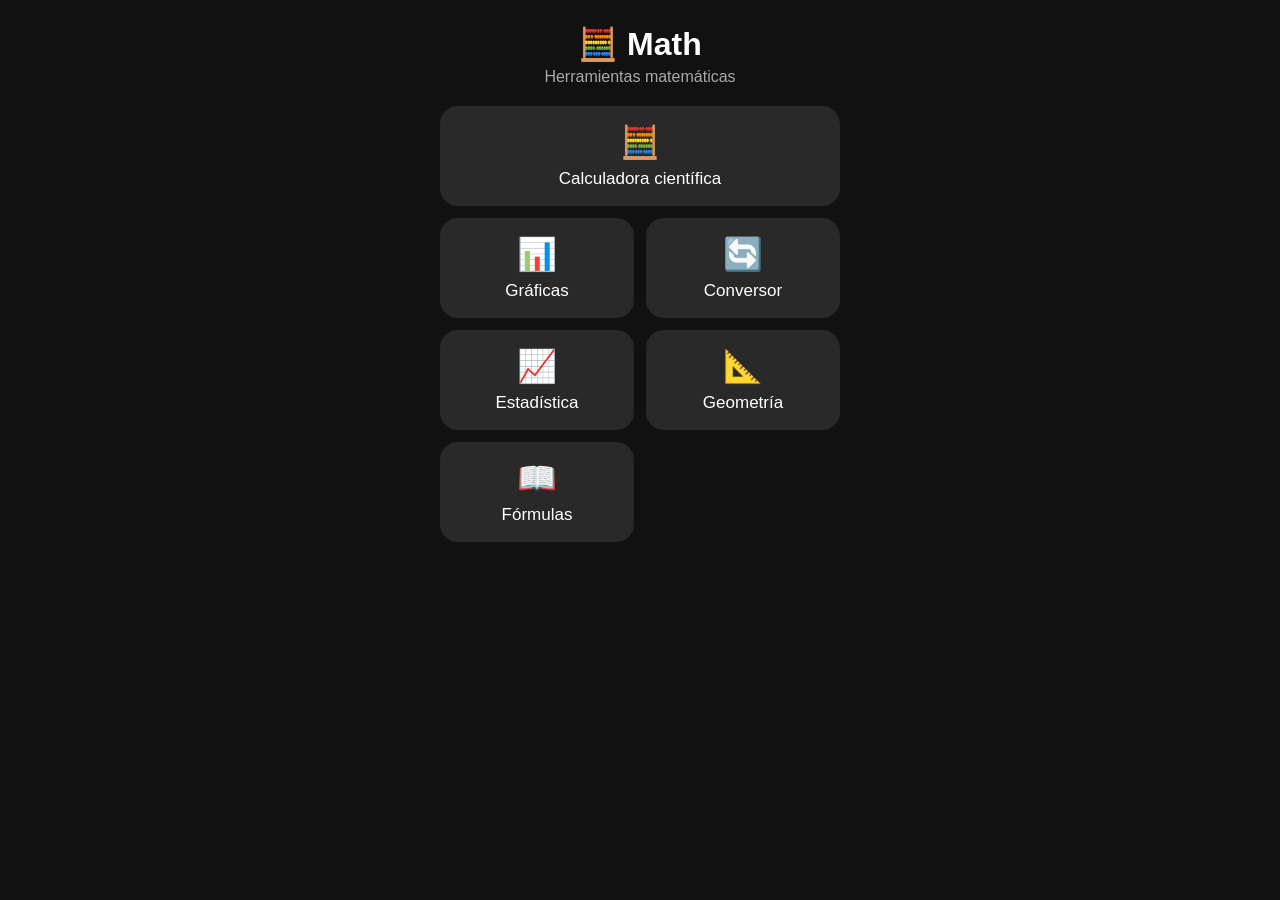
<file: index.html>
<!DOCTYPE html>
<html lang="es">
<head>
<meta charset="UTF-8">
<meta name="viewport" content="width=device-width, initial-scale=1.0">

<title>Math</title>

<style>

* {
    box-sizing: border-box;
}

body {
    margin: 0;
    background: #111;
    color: white;
    font-family: Arial, sans-serif;
    min-height: 100vh;
}

.app {
    width: 100%;
    max-width: 430px;
    margin: auto;
    padding: 15px;
}

h1 {
    text-align: center;
    margin: 10px 0 5px;
}

.subtitulo {
    text-align: center;
    color: #aaa;
    margin-bottom: 20px;
}

.menu {
    display: grid;
    grid-template-columns: repeat(2, 1fr);
    gap: 12px;
}

.menu button {
    min-height: 100px;
    border: none;
    border-radius: 18px;
    background: #292929;
    color: white;
    font-size: 17px;
    cursor: pointer;
}

.menu button:active {
    transform: scale(.97);
}

.menu .grande {
    grid-column: span 2;
}

.icono {
    display: block;
    font-size: 32px;
    margin-bottom: 8px;
}

.seccion {
    display: none;
}

.seccion.activa {
    display: block;
}

.boton-volver {
    width: 100%;
    margin-bottom: 12px;
    padding: 13px;
    border: none;
    border-radius: 12px;
    background: #292929;
    color: white;
    font-size: 16px;
}

.pantalla {
    background: #1c1c1c;
    border-radius: 15px;
    padding: 15px;
    margin-bottom: 10px;
    min-height: 110px;

    display: flex;
    flex-direction: column;
    justify-content: flex-end;

    overflow: hidden;
}

.operacion {
    color: #aaa;
    font-size: 18px;
    min-height: 25px;
    text-align: right;
    word-wrap: break-word;
}

.resultado {
    font-size: 32px;
    text-align: right;
    margin-top: 8px;
    word-wrap: break-word;
}

.modo {
    display: flex;
    gap: 8px;
    margin-bottom: 10px;
}

.modo button {
    flex: 1;
}

.botones {
    display: grid;
    grid-template-columns: repeat(4, 1fr);
    gap: 8px;
    margin-bottom: 10px;
}

button {
    border: none;
    border-radius: 12px;
    padding: 17px 5px;
    font-size: 17px;
    background: #292929;
    color: white;
    cursor: pointer;
}

button:active {
    transform: scale(.96);
}

.funcion {
    background: #383838;
}

.operador {
    background: #454545;
}

.igual {
    background: #555;
}

.limpiar {
    background: #713737;
}

.historial {
    margin-top: 15px;
    background: #1c1c1c;
    border-radius: 12px;
    padding: 12px;
}

.historial h2 {
    font-size: 17px;
    margin: 0 0 8px;
}

.item-historial {
    padding: 6px 0;
    border-bottom: 1px solid #333;
    font-size: 14px;
    color: #bbb;
}

.proximamente {
    text-align: center;
    background: #1c1c1c;
    border-radius: 18px;
    padding: 40px 20px;
}

.proximamente .icono {
    font-size: 50px;
}

.proximamente p {
    color: #aaa;
}

.grafica-panel {
    background: #1c1c1c;
    padding: 15px;
    border-radius: 15px;
    margin-bottom: 15px;
}

.grafica-panel label {
    display: block;
    margin-bottom: 8px;
}

.grafica-panel input {
    width: 100%;
    padding: 12px;
    border: none;
    border-radius: 10px;
    background: #292929;
    color: white;
    font-size: 16px;
    margin-bottom: 10px;
}

.grafica-panel button {
    width: 100%;
}

#canvasGrafica {
    display: block;
    width: 100%;
    height: auto;
    background: white;
    border-radius: 15px;
    touch-action: none;
    user-select: none;
    -webkit-user-select: none;
}

.grafica-pantalla-completa {
    position: relative;
    width: 100%;
}

.grafica-pantalla-completa.expandida {
    position: fixed;
    inset: 0;
    z-index: 9999;
    width: 100vw;
    height: 100vh;
    background: white;
    padding: 10px;
    box-sizing: border-box;
}

.grafica-pantalla-completa.expandida #canvasGrafica {
    width: 100%;
    height: calc(100vh - 20px);
    object-fit: contain;
}

.cerrar-grafica {
    position: absolute;
    top: 15px;
    right: 15px;
    z-index: 10000;
    width: 45px;
    height: 45px;
    border: none;
    border-radius: 50%;
    font-size: 22px;
    background: #222;
    color: white;
}

.boton-expandir {
    width: 100%;
    margin-top: 10px;
}

.coordenadas-grafica {
    margin-top: 8px;
    padding: 9px;
    background: #292929;
    color: #ccc;
    border-radius: 10px;
    text-align: center;
    font-size: 15px;
    font-family: Arial, sans-serif;
}
.funcion-item {
    display: flex;
    gap: 8px;
    margin-bottom: 8px;
}

.funcion-item input {
    flex: 1;
}

.eliminar-funcion {
    width: 45px !important;
    padding: 0 !important;
    background: #444 !important;
}
</style>
</head>


<body>

<div class="app">


<!-- =========================
     MENU PRINCIPAL
========================= -->

<div id="inicio" class="seccion activa">

    <h1>🧮 Math</h1>

    <div class="subtitulo">
        Herramientas matemáticas
    </div>

    <div class="menu">

        <button class="grande"
                onclick="mostrarSeccion('calculadora')">

            <span class="icono">🧮</span>

            Calculadora científica

        </button>


        <button onclick="mostrarSeccion('graficas')">

            <span class="icono">📊</span>

            Gráficas

        </button>


        <button
    onclick="window.location.href='Conversor/conversor.html'">
            <span class="icono">🔄</span>
          
     Conversor

        </button>

        <button onclick="window.location.href='Estadistica/estadistica.html'">

            <span class="icono">📈</span>

            Estadística

        </button>


        <button onclick="window.location.href='Geometria/geometria.html'">

            <span class="icono">📐</span>

            Geometría

        </button>


        <button onclick="window.location.href='Formulas/formulas.html'">

            <span class="icono">📖</span>

            Fórmulas

        </button>

    </div>

</div>



<!-- =========================
     CALCULADORA
========================= -->

<div id="calculadora" class="seccion">

    <button class="boton-volver"
            onclick="mostrarSeccion('inicio')">

        ← Volver al menú

    </button>


    <h1>🧮 Calculadora científica</h1>


    <div class="pantalla">

        <div class="operacion" id="operacion"></div>

        <div class="resultado" id="resultado">
            0
        </div>

    </div>


    <div class="modo">

        <button onclick="cambiarModo()" id="modoBtn">
            DEG
        </button>

        <button onclick="borrarTodo()" class="limpiar">
            AC
        </button>

    </div>


    <!-- MEMORIA -->

    <div class="botones">

        <button class="funcion"
                onclick="memoriaSumar()">
            M+
        </button>

        <button class="funcion"
                onclick="memoriaRestar()">
            M−
        </button>

        <button class="funcion"
                onclick="memoriaRecuperar()">
            MR
        </button>

        <button class="funcion"
                onclick="memoriaBorrar()">
            MC
        </button>

    </div>


    <!-- FUNCIONES -->

    <div class="botones">

        <button class="funcion"
                onclick="agregarFuncion('sin')">
            sin
        </button>

        <button class="funcion"
                onclick="agregarFuncion('cos')">
            cos
        </button>

        <button class="funcion"
                onclick="agregarFuncion('tan')">
            tan
        </button>

        <button class="funcion"
                onclick="agregarFuncion('sqrt')">
            √
        </button>


        <button class="funcion"
                onclick="agregarFuncion('asin')">
            sin⁻¹
        </button>

        <button class="funcion"
                onclick="agregarFuncion('acos')">
            cos⁻¹
        </button>

        <button class="funcion"
                onclick="agregarFuncion('atan')">
            tan⁻¹
        </button>

        <button class="funcion"
                onclick="agregar('^')">
            xʸ
        </button>


        <button class="funcion"
                onclick="agregarFuncion('log')">
            log
        </button>

        <button class="funcion"
                onclick="agregarFuncion('ln')">
            ln
        </button>

        <button class="funcion"
                onclick="agregar('π')">
            π
        </button>

        <button class="funcion"
                onclick="agregar('e')">
            e
        </button>


        <!-- NUMEROS -->

        <button onclick="agregar('7')">7</button>
        <button onclick="agregar('8')">8</button>
        <button onclick="agregar('9')">9</button>

        <button class="operador"
                onclick="agregar('/')">
            ÷
        </button>


        <button onclick="agregar('4')">4</button>
        <button onclick="agregar('5')">5</button>
        <button onclick="agregar('6')">6</button>

        <button class="operador"
                onclick="agregar('*')">
            ×
        </button>


        <button onclick="agregar('1')">1</button>
        <button onclick="agregar('2')">2</button>
        <button onclick="agregar('3')">3</button>

        <button class="operador"
                onclick="agregar('-')">
            −
        </button>


        <button onclick="agregar('0')">0</button>
        <button onclick="agregar('.')">.</button>
        <button onclick="agregar('(')">(</button>

        <button class="operador"
                onclick="agregar('+')">
            +
        </button>


        <button class="funcion"
                onclick="retroceder()">
            ⌫
        </button>

        <button class="funcion"
                onclick="cambiarSigno()">
            ±
        </button>

        <button class="funcion"
                onclick="cambiarFraccionDecimal()">
            S⇄D
        </button>

        <button class="igual"
                onclick="calcular()">
            =
        </button>

    </div>


    <!-- HISTORIAL -->

    <div class="historial">

        <h2>Historial</h2>

        <div id="listaHistorial">
            Sin operaciones todavía.
        </div>

    </div>

</div>



<!-- =========================
     GRAFICAS
========================= -->

<div id="graficas" class="seccion">

    <button class="boton-volver"
        onclick="mostrarSeccion('inicio')">

    ← Volver al menú

</button>

<h1>📊 Gráficas</h1>

<div class="grafica-panel">

    <label>
        Funciones:
    </label>

    <div id="listaFunciones">

        <div class="funcion-item">
            <input
                type="text"
                class="funcion-grafica"
                placeholder="Ejemplo: x^2"
                value="x^2"
            >

            <button
                class="eliminar-funcion"
                onclick="eliminarFuncion(this)">
                ✕
            </button>
        </div>

    </div>

    <button 
      onclick="agregarFuncionGrafica()">
    ＋ Agregar función
    </button>

    <button onclick="graficar()">
        📈 Graficar
    </button>

</div>

<div id="graficaPantallaCompleta"
     class="grafica-pantalla-completa">

    <button
        class="cerrar-grafica"
        onclick="cerrarPantallaCompleta()">
        ✕
    </button>

    <canvas
        id="canvasGrafica"
        width="800"
        height="800">
    </canvas>

    <div id="coordenadasGrafica" class="coordenadas-grafica">
        X: — | Y: —
    </div>

</div>

<div class="controles-grafica">

    <button onclick="centrarGrafica()">
        ⌂ Centrar
    </button>

    <button onclick="zoomGrafica(1.25)">
        🔍+
    </button>

    <button onclick="zoomGrafica(0.8)">
        🔍−
    </button>

</div>
<button
    class="boton-expandir"
    onclick="abrirPantallaCompleta()">

    ⛶ Pantalla completa

</button>
  <button onclick="limpiarGrafica()">
    🗑️ Limpiar
  </button>
</div>



<!-- =========================
     CONVERSOR
========================= -->

<div id="conversor" class="seccion">

    <button class="boton-volver"
            onclick="mostrarSeccion('inicio')">

        ← Volver al menú

    </button>

    <div class="proximamente">

        <div class="icono">🔄</div>

        <h2>Conversor</h2>

        <p>
            Longitud, masa, temperatura,
            velocidad y más.
        </p>

        <p>
            🚧 Próximamente
        </p>

    </div>

</div>



<!-- =========================
     ESTADISTICA
========================= -->

<div id="estadistica" class="seccion">

    <button class="boton-volver"
            onclick="mostrarSeccion('inicio')">

        ← Volver al menú

    </button>

    <div class="proximamente">

        <div class="icono">📈</div>

        <h2>Estadística</h2>

        <p>
            Media, mediana, moda,
            desviación estándar y más.
        </p>

        <p>
            🚧 Próximamente
        </p>

    </div>

</div>



<!-- =========================
     GEOMETRIA
========================= -->

<div id="geometria" class="seccion">

    <button class="boton-volver"
            onclick="mostrarSeccion('inicio')">

        ← Volver al menú

    </button>

    <div class="proximamente">

        <div class="icono">📐</div>

        <h2>Geometría</h2>

        <p>
            Áreas, perímetros, volúmenes
            y fórmulas geométricas.
        </p>

        <p>
            🚧 Próximamente
        </p>

    </div>

</div>



<!-- =========================
     FORMULAS
========================= -->

<div id="formulas" class="seccion">

    <button class="boton-volver"
            onclick="mostrarSeccion('inicio')">

        ← Volver al menú

    </button>

    <div class="proximamente">

        <div class="icono">📖</div>

        <h2>Fórmulas</h2>

        <p>
            Un catálogo de fórmulas
            matemáticas y físicas.
        </p>

        <p>
            🚧 Próximamente
        </p>

    </div>

</div>


</div>


<script>


/* =========================
   NAVEGACION
========================= */

function mostrarSeccion(id) {

    document
        .querySelectorAll(".seccion")
        .forEach(seccion => {

            seccion.classList.remove("activa");

        });


    document
        .getElementById(id)
        .classList.add("activa");

}



/* =========================
   VARIABLES
========================= */

let expresion = "";

let modo = "DEG";

let historial = [];

let memoria = 0;

let ultimoResultado = 0;

let mostrandoFraccion = false;



const operacionTexto =
    document.getElementById("operacion");

const resultadoTexto =
    document.getElementById("resultado");

const modoBtn =
    document.getElementById("modoBtn");

const listaHistorial =
    document.getElementById("listaHistorial");



/* =========================
   PANTALLA
========================= */

function actualizarPantalla() {

    operacionTexto.textContent =
        expresion;

}



/* =========================
   AGREGAR
========================= */

function agregar(valor) {

    expresion += valor;

    actualizarPantalla();

}



/* =========================
   FUNCIONES
========================= */

function agregarFuncion(funcion) {

    expresion += funcion + "(";

    actualizarPantalla();

}



/* =========================
   BORRAR
========================= */

function borrarTodo() {

    expresion = "";

    resultadoTexto.textContent = "0";

    actualizarPantalla();

}



/* =========================
   RETROCEDER
========================= */

function retroceder() {

    expresion =
        expresion.slice(0, -1);

    actualizarPantalla();

}



/* =========================
   DEG / RAD
========================= */

function cambiarModo() {

    if (modo === "DEG") {

        modo = "RAD";

    } else {

        modo = "DEG";

    }

    modoBtn.textContent = modo;

}



/* =========================
   MEMORIA
========================= */

function memoriaSumar() {

    memoria += ultimoResultado;

}

function memoriaRestar() {

    memoria -= ultimoResultado;

}

function memoriaRecuperar() {

    expresion += memoria;

    actualizarPantalla();

}

function memoriaBorrar() {

    memoria = 0;

}



/* =========================
   ANS
========================= */

function usarAns() {

    expresion += ultimoResultado;

    actualizarPantalla();

}



/* =========================
   CAMBIAR SIGNO
========================= */

function cambiarSigno() {

    if (expresion === "") {

        expresion = "-";

    } else {

        expresion =
            "-(" + expresion + ")";

    }

    actualizarPantalla();

}



/* =========================
   FACTORIAL
========================= */

function factorial(n) {

    if (
        n < 0 ||
        !Number.isInteger(n)
    ) {

        throw new Error(
            "Factorial inválido"
        );

    }

    let resultado = 1;

    for (
        let i = 2;
        i <= n;
        i++
    ) {

        resultado *= i;

    }

    return resultado;

}



/* =========================
   CERRAR PARENTESIS
========================= */

function cerrarParentesis(expr) {

    let abiertos =
        (expr.match(/\(/g) || []).length;

    let cerrados =
        (expr.match(/\)/g) || []).length;

    if (abiertos > cerrados) {

        expr += ")".repeat(
            abiertos - cerrados
        );

    }

    return expr;

}



/* =========================
   MULTIPLICACION IMPLICITA
========================= */

function agregarMultiplicaciones(expr) {

    expr = expr.replace(
        /(\d|\))\(/g,
        "$1*("
    );

    expr = expr.replace(
        /\)(\d)/g,
        ")*$1"
    );

    expr = expr.replace(
        /(\d)π/g,
        "$1*π"
    );

    expr = expr.replace(
        /π(\d)/g,
        "π*$1"
    );

    expr = expr.replace(
        /(\d)(sin|cos|tan|asin|acos|atan|sqrt|log|ln)\(/g,
        "$1*$2("
    );

    expr = expr.replace(
        /\)(sin|cos|tan|asin|acos|atan|sqrt|log|ln)\(/g,
        ")*$1("
    );

    return expr;

}



/* =========================
   PREPARAR EXPRESION
========================= */

function prepararExpresion(expr) {

    expr = expr.replace(
        /π/g,
        "Math.PI"
    );

    expr = expr.replace(
        /\be\b/g,
        "Math.E"
    );


    expr = expr.replace(
        /sqrt\(/g,
        "Math.sqrt("
    );


    expr = expr.replace(
        /log\(/g,
        "Math.log10("
    );

    expr = expr.replace(
        /ln\(/g,
        "Math.log("
    );


    if (modo === "DEG") {

        expr = expr.replace(
            /sin\(/g,
            "sindeg("
        );

        expr = expr.replace(
            /cos\(/g,
            "cosdeg("
        );

        expr = expr.replace(
            /tan\(/g,
            "tandeg("
        );


        expr = expr.replace(
            /asin\(/g,
            "asindeg("
        );

        expr = expr.replace(
            /acos\(/g,
            "acosdeg("
        );

        expr = expr.replace(
            /atan\(/g,
            "atandeg("
        );

    } else {

        expr = expr.replace(
            /sin\(/g,
            "Math.sin("
        );

        expr = expr.replace(
            /cos\(/g,
            "Math.cos("
        );

        expr = expr.replace(
            /tan\(/g,
            "Math.tan("
        );


        expr = expr.replace(
            /asin\(/g,
            "Math.asin("
        );

        expr = expr.replace(
            /acos\(/g,
            "Math.acos("
        );

        expr = expr.replace(
            /atan\(/g,
            "Math.atan("
        );

    }


    expr = expr.replace(
        /\^/g,
        "**"
    );


    return expr;

}



/* =========================
   CALCULAR
========================= */

function calcular() {

    if (expresion === "") {

        return;

    }


    try {

        let expresionCompleta =
            cerrarParentesis(expresion);


        expresionCompleta =
            agregarMultiplicaciones(
                expresionCompleta
            );


        let preparada =
            prepararExpresion(
                expresionCompleta
            );


        preparada =
            preparada.replace(
                /(\d+(?:\.\d+)?)!/g,
                "factorial($1)"
            );


        preparada =
            preparada.replace(
                /(\d+(?:\.\d+)?)%/g,
                "($1/100)"
            );


        let resultado =
            Function(

                "factorial",

                "sindeg",

                "cosdeg",

                "tandeg",

                "asindeg",

                "acosdeg",

                "atandeg",

                "return " + preparada

            )(

                factorial,

                x =>
                    Math.sin(
                        x * Math.PI / 180
                    ),

                x =>
                    Math.cos(
                        x * Math.PI / 180
                    ),

                x =>
                    Math.tan(
                        x * Math.PI / 180
                    ),

                x =>
                    Math.asin(x)
                    * 180 / Math.PI,

                x =>
                    Math.acos(x)
                    * 180 / Math.PI,

                x =>
                    Math.atan(x)
                    * 180 / Math.PI

            );


        if (!Number.isFinite(resultado)) {

            throw new Error(
                "Resultado inválido"
            );

        }


        resultado =
            Number(
                resultado.toPrecision(12)
            );


        resultadoTexto.textContent =
            resultado;


        ultimoResultado =
            resultado;

        mostrandoFraccion =
            false;


        historial.unshift(
            expresion
            + " = "
            + resultado
        );


        if (historial.length > 10) {

            historial.pop();

        }


        mostrarHistorial();


    } catch (error) {

        resultadoTexto.textContent =
            "Error";

    }

}

/* =========================
   FRACCIONES
========================= */

function decimalAFraccion(decimal) {

    if (Number.isInteger(decimal)) {

        return decimal + "/1";

    }

    let signo =
        decimal < 0 ? -1 : 1;

    decimal =
        Math.abs(decimal);

    let mejorNumerador = 0;
    let mejorDenominador = 1;
    let mejorError = Infinity;

    const limite = 10000;

    for (
        let denominador = 1;
        denominador <= limite;
        denominador++
    ) {

        let numerador =
            Math.round(
                decimal * denominador
            );

        let error =
            Math.abs(
                decimal -
                numerador / denominador
            );

        if (error < mejorError) {

            mejorError = error;

            mejorNumerador =
                numerador;

            mejorDenominador =
                denominador;

        }

        if (
            error < 0.0000000001
        ) {

            break;

        }

    }


    function mcd(a, b) {

        while (b !== 0) {

            let temporal =
                a % b;

            a = b;

            b = temporal;

        }

        return a;

    }


    let divisor =
        mcd(
            mejorNumerador,
            mejorDenominador
        );


    mejorNumerador /= divisor;

    mejorDenominador /= divisor;


    return (
        signo *
        mejorNumerador
        + "/"
        + mejorDenominador
    );

}


/* =========================
   S ⇄ D
========================= */

function cambiarFraccionDecimal() {

    if (
        !Number.isFinite(
            ultimoResultado
        )
    ) {

        return;

    }


    if (!mostrandoFraccion) {

        resultadoTexto.textContent =
            decimalAFraccion(
                ultimoResultado
            );

        mostrandoFraccion = true;

    } else {

        resultadoTexto.textContent =
            ultimoResultado;

        mostrandoFraccion = false;

    }

}

/* =========================
   HISTORIAL
========================= */

function mostrarHistorial() {

    if (historial.length === 0) {

        listaHistorial.textContent =
            "Sin operaciones todavía.";

        return;

    }


    listaHistorial.innerHTML = "";


    historial.forEach(item => {

        const div =
            document.createElement(
                "div"
            );

        div.className =
            "item-historial";

        div.textContent =
            item;

        listaHistorial.appendChild(
            div
        );

    });

}

/* =========================
   SISTEMA DE GRAFICAS
========================= */

let escalaGrafica = 30;
let centroGraficaX = 400;
let centroGraficaY = 400;

let dedosActivos = new Map();

let arrastrando = false;

let ultimoX = 0;
let ultimoY = 0;

let inicioX = 0;
let inicioY = 0;

let distanciaAnterior = 0;

const canvasGrafica =
    document.getElementById("canvasGrafica");

const ctxGrafica =
    canvasGrafica.getContext("2d");

const coordenadasGrafica =
    document.getElementById("coordenadasGrafica");


/* =========================
   TOQUE / ARRASTRE
========================= */

canvasGrafica.addEventListener(
    "pointerdown",
    function(e) {

        canvasGrafica.setPointerCapture(
            e.pointerId
        );

        dedosActivos.set(
            e.pointerId,
            {
                x: e.clientX,
                y: e.clientY
            }
        );


        /* ===== PRIMER DEDO ===== */

        if (dedosActivos.size === 1) {

            arrastrando = false;

            ultimoX = e.clientX;
            ultimoY = e.clientY;

            inicioX = e.clientX;
            inicioY = e.clientY;
        }


        /* ===== SEGUNDO DEDO ===== */

        if (dedosActivos.size === 2) {

            arrastrando = false;

            const dedos =
                Array.from(
                    dedosActivos.values()
                );

            const dx =
                dedos[0].x -
                dedos[1].x;

            const dy =
                dedos[0].y -
                dedos[1].y;

            distanciaAnterior =
                Math.sqrt(
                    dx * dx +
                    dy * dy
                );
        }
    }
);

/* =========================
   MOVIMIENTO
========================= */

canvasGrafica.addEventListener(
    "pointermove",
    function(e) {

        if (
            !dedosActivos.has(
                e.pointerId
            )
        ) {
            return;
        }


        dedosActivos.set(
            e.pointerId,
            {
                x: e.clientX,
                y: e.clientY
            }
        );


        /* ===== DOS DEDOS = ZOOM ===== */

        if (dedosActivos.size === 2) {

    const dedos =
        Array.from(
            dedosActivos.values()
        );

    const dx =
        dedos[0].x - dedos[1].x;

    const dy =
        dedos[0].y - dedos[1].y;

    const distanciaActual =
        Math.sqrt(
            dx * dx +
            dy * dy
        );

    /* Punto medio de los dedos */

    const medioX =
        (dedos[0].x + dedos[1].x) / 2;

    const medioY =
        (dedos[0].y + dedos[1].y) / 2;


    if (distanciaAnterior > 0) {

        const factor =
            distanciaActual /
            distanciaAnterior;

        /* Posición del punto medio
           dentro del canvas */

        const rect =
            canvasGrafica.getBoundingClientRect();

        const px =
            medioX - rect.left;

        const py =
            medioY - rect.top;


        /* Coordenadas matemáticas
           antes del zoom */

        const xAntes =
            (px - centroGraficaX) /
            escalaGrafica;

        const yAntes =
            (centroGraficaY - py) /
            escalaGrafica;


        /* Aplicar zoom */

        escalaGrafica *= factor;

        if (escalaGrafica < 8)
            escalaGrafica = 8;

        if (escalaGrafica > 200)
            escalaGrafica = 200;


        /* Mantener el mismo punto
           debajo de los dedos */

        centroGraficaX =
            px - xAntes * escalaGrafica;

        centroGraficaY =
            py + yAntes * escalaGrafica;


        distanciaAnterior =
            distanciaActual;

        dibujarGrafica();
    }

    return;
  }
        /* ===== UN DEDO = ARRASTRE ===== */

        if (
            dedosActivos.size === 1
        ) {

            const movimientoX =
                e.clientX - ultimoX;

            const movimientoY =
                e.clientY - ultimoY;


            /* Activar arrastre después
               de mover más de 6 píxeles */

            if (
                Math.abs(
                    e.clientX - inicioX
                ) > 6 ||
                Math.abs(
                    e.clientY - inicioY
                ) > 6
            ) {

                arrastrando = true;
            }


            if (arrastrando) {

                centroGraficaX +=
                    movimientoX;

                centroGraficaY +=
                    movimientoY;

                ultimoX =
                    e.clientX;

                ultimoY =
                    e.clientY;

                dibujarGrafica();
            }
        }
    }
);


/* =========================
   TERMINAR DEDO
========================= */

function terminarDedo(e) {

    dedosActivos.delete(
        e.pointerId
    );


    if (
        dedosActivos.size === 0
    ) {

        arrastrando = false;

        distanciaAnterior = 0;
    }


    if (
        dedosActivos.size < 2
    ) {

        distanciaAnterior = 0;
    }
}


canvasGrafica.addEventListener(
    "pointerup",
    terminarDedo
);

canvasGrafica.addEventListener(
    "pointercancel",
    terminarDedo
);


/* =========================
   COORDENADAS AL TOCAR
========================= */

canvasGrafica.addEventListener(
    "click",
    function(e) {

        /* Si arrastramos, no es un toque */

        if (arrastrando) {
            return;
        }


        const rect =
            canvasGrafica.getBoundingClientRect();


        /* Convertir coordenadas de pantalla
           a coordenadas reales del canvas */

        const escalaX =
            canvasGrafica.width /
            rect.width;

        const escalaY =
            canvasGrafica.height /
            rect.height;


        const px =
            (e.clientX - rect.left) *
            escalaX;

        const py =
            (e.clientY - rect.top) *
            escalaY;


        /* Convertir píxeles a coordenadas
           matemáticas */

        const x =
            (px - centroGraficaX) /
            escalaGrafica;

        const y =
            (centroGraficaY - py) /
            escalaGrafica;


        coordenadasGrafica.textContent =
            "X: " +
            x.toFixed(2) +
            " | Y: " +
            y.toFixed(2);
    }
);


/* =========================
   DIBUJAR GRAFICA
========================= */

function dibujarGrafica() {

    const ancho = canvasGrafica.width;
    const alto = canvasGrafica.height;

    ctxGrafica.clearRect(0, 0, ancho, alto);

    ctxGrafica.fillStyle = "white";
    ctxGrafica.fillRect(0, 0, ancho, alto);


    /* ===== CUADRICULA ===== */

let paso = escalaGrafica;

if (escalaGrafica < 15) {
    paso = escalaGrafica * 5;
} else if (escalaGrafica < 25) {
    paso = escalaGrafica * 2;
} else if (escalaGrafica > 80) {
    paso = escalaGrafica / 2;
} else if (escalaGrafica > 150) {
    paso = escalaGrafica / 5;
}

ctxGrafica.strokeStyle = "#e5e5e5";
ctxGrafica.lineWidth = 1;

const inicioX =
    ((centroGraficaX % paso) + paso) % paso;

const inicioY =
    ((centroGraficaY % paso) + paso) % paso;

for (
    let x = inicioX;
    x < ancho;
    x += paso
) {

    ctxGrafica.beginPath();

    ctxGrafica.moveTo(x, 0);
    ctxGrafica.lineTo(x, alto);

    ctxGrafica.stroke();
}

for (
    let y = inicioY;
    y < alto;
    y += paso
) {

    ctxGrafica.beginPath();

    ctxGrafica.moveTo(0, y);
    ctxGrafica.lineTo(ancho, y);

    ctxGrafica.stroke();
}


    /* ===== EJES ===== */

    ctxGrafica.strokeStyle = "#222";
    ctxGrafica.lineWidth = 2;

    ctxGrafica.beginPath();

    ctxGrafica.moveTo(centroGraficaX, 0);
    ctxGrafica.lineTo(centroGraficaX, alto);

    ctxGrafica.moveTo(0, centroGraficaY);
    ctxGrafica.lineTo(ancho, centroGraficaY);

    ctxGrafica.stroke();


    /* ===== NUMEROS ===== */

ctxGrafica.fillStyle = "#333";
ctxGrafica.font = "14px Arial";

const pasoNumeros = paso;

const valorPorCuadro =
    pasoNumeros / escalaGrafica;


/* ===== NUMEROS X ===== */

const primerNumeroX =
    Math.floor(
        -centroGraficaX / pasoNumeros
    );

const ultimoNumeroX =
    Math.ceil(
        (ancho - centroGraficaX) /
        pasoNumeros
    );

for (
    let i = primerNumeroX;
    i <= ultimoNumeroX;
    i++
) {

    if (i === 0) continue;

    const px =
        centroGraficaX +
        i * pasoNumeros;

    const valorX =
        i * valorPorCuadro;

    ctxGrafica.fillText(
        Number(valorX.toFixed(2)),
        px + 3,
        centroGraficaY - 5
    );
}


/* ===== NUMEROS Y ===== */

const primerNumeroY =
    Math.floor(
        (centroGraficaY - alto) /
        pasoNumeros
    );

const ultimoNumeroY =
    Math.ceil(
        centroGraficaY /
        pasoNumeros
    );

for (
    let i = primerNumeroY;
    i <= ultimoNumeroY;
    i++
) {

    if (i === 0) continue;

    const py =
        centroGraficaY -
        i * pasoNumeros;

    const valorY =
        i * valorPorCuadro;

    ctxGrafica.fillText(
        Number(valorY.toFixed(2)),
        centroGraficaX + 5,
        py - 3
    );
}


    /* ===== FUNCIONES ===== */

    const entradas =
        document.querySelectorAll(
            ".funcion-grafica"
        );

    entradas.forEach(function(input, indice) {

        let funcion = input.value;

        if (!funcion) return;

        funcion =
            funcion
                .replace(
                    /^y\s*=\s*/i,
                    ""
                )
                .replace(
                    /\^/g,
                    "**"
                )
                .replace(
                    /π/g,
                    "Math.PI"
                );


        let f;

        try {

            f = new Function(
                "x",
                "return " + funcion
            );

        } catch {

            return;
        }


        /* ===== COLOR ===== */

        const colores = [
            "#1565c0",
            "#d32f2f",
            "#388e3c",
            "#7b1fa2",
            "#f57c00",
            "#00838f"
        ];

        ctxGrafica.strokeStyle =
            colores[indice % colores.length];

        ctxGrafica.lineWidth = 3;

        ctxGrafica.beginPath();


        let dibujando = false;


        /* ===== DIBUJAR ===== */

        for (
            let px = 0;
            px <= ancho;
            px++
        ) {

            const x =
                (px - centroGraficaX) /
                escalaGrafica;

            let y;

            try {

                y = f(x);

            } catch {

                dibujando = false;
                continue;
            }


            if (
                !Number.isFinite(y) ||
                Math.abs(y) > 100000
            ) {

                dibujando = false;
                continue;
            }


            const py =
                centroGraficaY -
                y * escalaGrafica;


            if (
                py < -10000 ||
                py > alto + 10000
            ) {

                dibujando = false;
                continue;
            }


            if (!dibujando) {

                ctxGrafica.moveTo(px, py);

                dibujando = true;

            } else {

                ctxGrafica.lineTo(px, py);
            }
        }

        ctxGrafica.stroke();

    });
}


/* =========================
   AGREGAR FUNCION
========================= */

function agregarFuncionGrafica() {

    const lista =
        document.getElementById(
            "listaFunciones"
        );

    const nueva =
        document.createElement("div");

    nueva.className =
        "funcion-item";

    nueva.innerHTML = `
        <input
            type="text"
            class="funcion-grafica"
            placeholder="Ejemplo: 2*x+1"
        >

        <button
            class="eliminar-funcion"
            onclick="eliminarFuncion(this)">
            ✕
        </button>
    `;

    lista.appendChild(nueva);
}


/* =========================
   ELIMINAR FUNCION
========================= */

function eliminarFuncion(boton) {

    const lista =
        document.getElementById(
            "listaFunciones"
        );

    const funciones =
        lista.querySelectorAll(
            ".funcion-item"
        );

    if (funciones.length <= 1) {

        funciones[0]
            .querySelector("input")
            .value = "";

        return;
    }

    boton.parentElement.remove();

    dibujarGrafica();
}


/* =========================
   GRAFICAR
========================= */

function graficar() {

    guardarFunciones();

    dibujarGrafica();

}

function guardarFunciones() {

    const entradas =
        document.querySelectorAll(
            ".funcion-grafica"
        );

    const funciones = [];

    entradas.forEach(function(input) {

        funciones.push(input.value);

    });

    localStorage.setItem(
        "mathFunciones",
        JSON.stringify(funciones)
    );
}

function cargarFunciones() {

    const guardadas =
        localStorage.getItem(
            "mathFunciones"
        );

    if (!guardadas) return;

    const funciones =
        JSON.parse(guardadas);

    const lista =
        document.getElementById(
            "listaFunciones"
        );

    lista.innerHTML = "";

    funciones.forEach(function(funcion) {

        const nueva =
            document.createElement("div");

        nueva.className =
            "funcion-item";

        nueva.innerHTML = `
            <input
                type="text"
                class="funcion-grafica"
                placeholder="Ejemplo: x^2"
                value="${funcion.replace(/"/g, "&quot;")}"
            >

            <button
                class="eliminar-funcion"
                onclick="eliminarFuncion(this)">
                ✕
            </button>
        `;

        lista.appendChild(nueva);
    });

          }

/* =========================
   ZOOM BOTONES
========================= */

function zoomGrafica(factor) {

    escalaGrafica *= factor;


    if (
        escalaGrafica < 8
    ) {

        escalaGrafica = 8;
    }


    if (
        escalaGrafica > 200
    ) {

        escalaGrafica = 200;
    }


    dibujarGrafica();
}


/* =========================
   CENTRAR
========================= */

function centrarGrafica() {

    escalaGrafica = 30;

    centroGraficaX =
        canvasGrafica.width / 2;

    centroGraficaY =
        canvasGrafica.height / 2;


    coordenadasGrafica.textContent =
        "X: — | Y: —";


    dibujarGrafica();
}


/* =========================
   PANTALLA COMPLETA
========================= */

function abrirPantallaCompleta() {

    const grafica =
        document.getElementById(
            "graficaPantallaCompleta"
        );


    grafica.classList.add(
        "expandida"
    );


    document.body.style.overflow =
        "hidden";


    setTimeout(
        function() {

            dibujarGrafica();

        },
        100
    );
}


/* =========================
   CERRAR
========================= */

function cerrarPantallaCompleta() {

    const grafica =
        document.getElementById(
            "graficaPantallaCompleta"
        );


    grafica.classList.remove(
        "expandida"
    );


    document.body.style.overflow =
        "";


    setTimeout(
        function() {

            dibujarGrafica();

        },
        100
    );
  }
function limpiarGrafica() {

    const lista =
        document.getElementById("listaFunciones");

    lista.innerHTML = `
        <div class="funcion-item">
            <input
                type="text"
                class="funcion-grafica"
                placeholder="Ejemplo: x^2"
            >

            <button
                class="eliminar-funcion"
                onclick="eliminarFuncion(this)">
                ✕
            </button>
        </div>
    `;

    document.getElementById(
        "coordenadasGrafica"
    ).textContent = "X: — | Y: —";

    dibujarGrafica();
  }

  cargarFunciones();
</script>

</body>
  
</html>
</file>
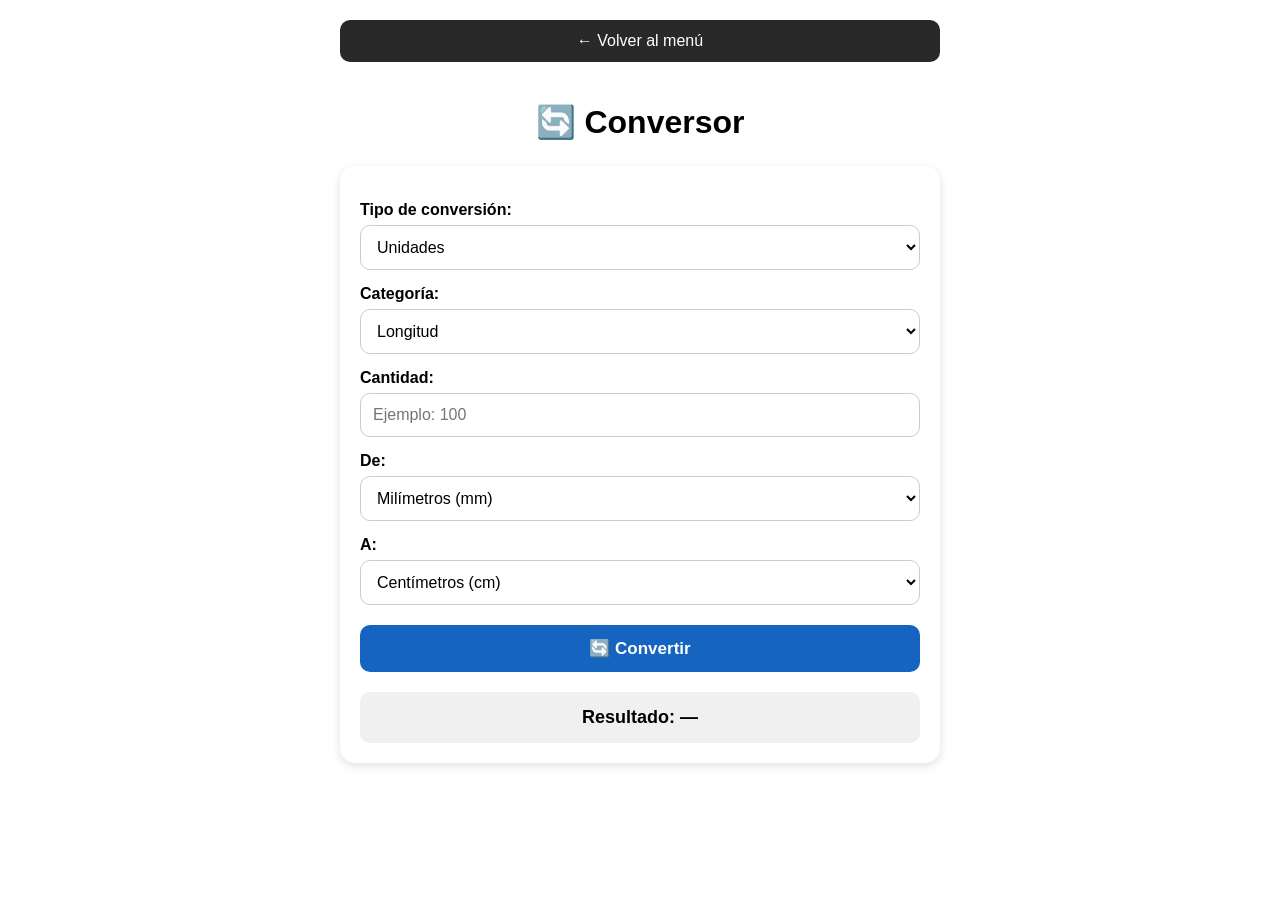
<file: Conversor/conversor.html>
<!DOCTYPE html>
<html lang="es">

<head>

    <meta charset="UTF-8">

    <meta
        name="viewport"
        content="width=device-width, initial-scale=1.0"
    >

    <title>Conversor - Math</title>

    <link
        rel="stylesheet"
        href="conversor.css"
    >

</head>

<body>

    <div class="conversor">

        <button
            class="boton-volver"
            onclick="window.location.href='../index.html'">

            ← Volver al menú

        </button>


        <h1>🔄 Conversor</h1>


        <div class="conversor-panel">


            <!-- TIPO DE CONVERSIÓN -->

            <label>
                Tipo de conversión:
            </label>

            <select
                id="tipoConversion"
                onchange="cambiarTipoConversion()"
            >

                <option value="unidades">
                    Unidades
                </option>

                <option value="sistemas">
                    Sistemas numéricos
                </option>

            </select>


            <!-- CATEGORÍA -->

            <label>
                Categoría:
            </label>

            <select id="categoria">

                <option value="longitud">
                    Longitud
                </option>

                <option value="masa">
                    Masa
                </option>

                <option value="temperatura">
                    Temperatura
                </option>

            </select>


            <!-- CANTIDAD -->

            <label>
                Cantidad:
            </label>

            <input
                type="text"
                id="cantidad"
                placeholder="Ejemplo: 100"
            >


            <!-- ORIGEN -->

            <label>
                De:
            </label>

            <select id="unidadOrigen"></select>


            <!-- DESTINO -->

            <label>
                A:
            </label>

            <select id="unidadDestino"></select>


            <!-- BOTÓN -->

            <button
                class="boton-convertir"
                onclick="convertir()"
            >

                🔄 Convertir

            </button>


            <!-- RESULTADO -->

            <div
                id="resultado"
                class="resultado"
            >

                Resultado: —

            </div>


        </div>

    </div>


    <script src="conversor.js"></script>

</body>

</html>
</file>
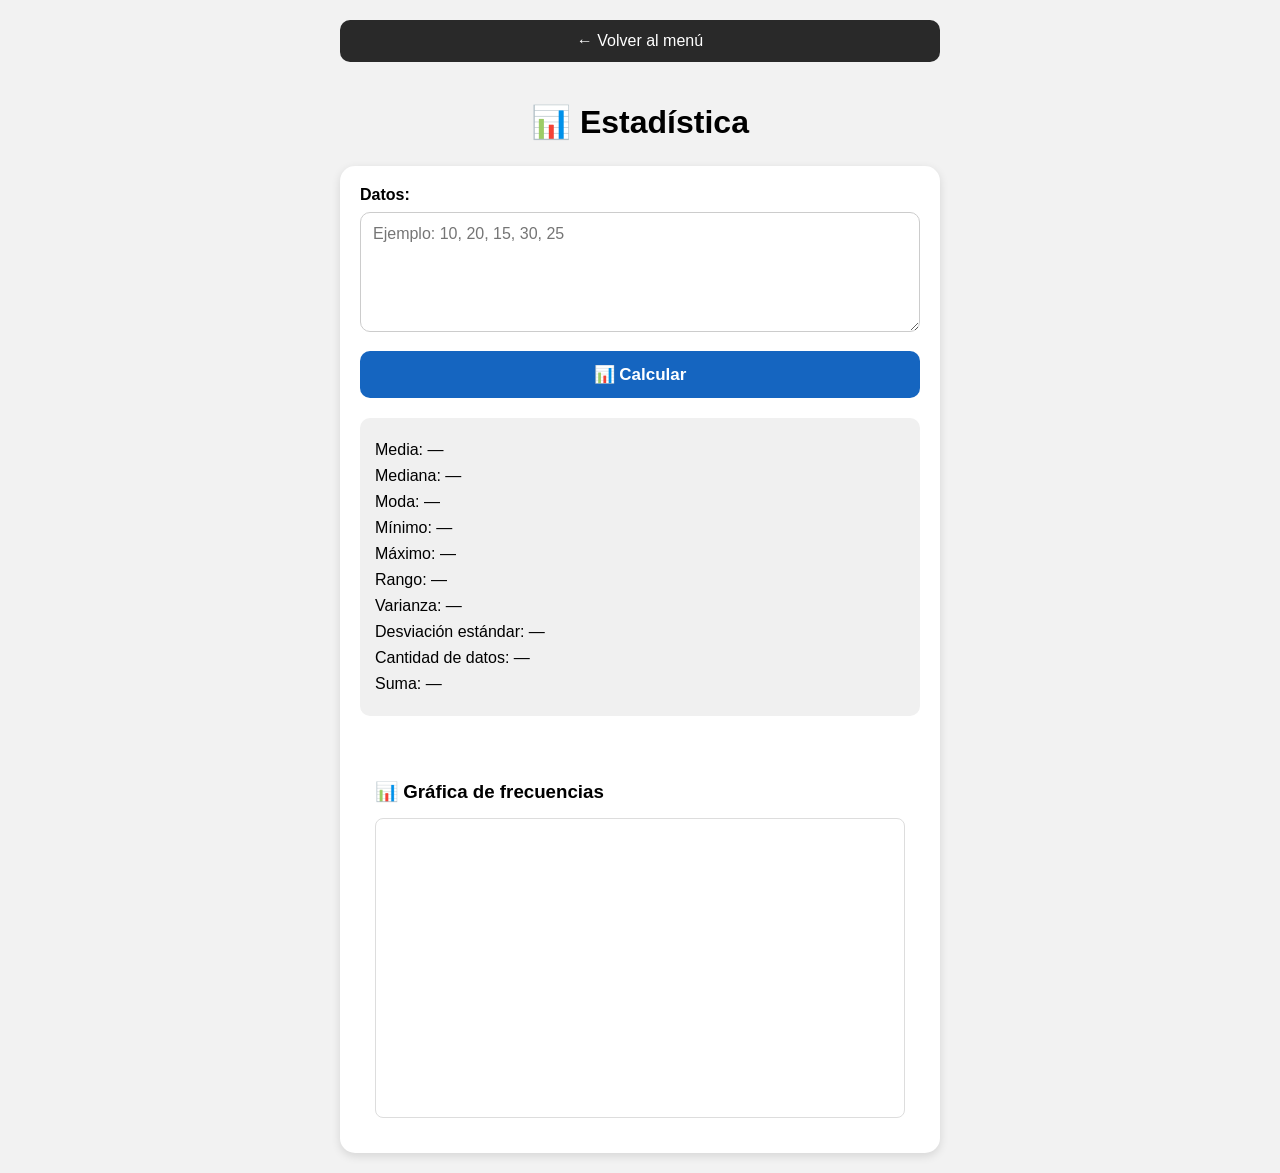
<file: Estadistica/estadistica.html>
<!DOCTYPE html>
<html lang="es">

<head>

    <meta charset="UTF-8">

    <meta
        name="viewport"
        content="width=device-width, initial-scale=1.0"
    >

    <title>Estadística - Math</title>

    <link
        rel="stylesheet"
        href="estadistica.css"
    >

</head>

<body>

    <div class="estadistica">

        <button
            class="boton-volver"
            onclick="window.location.href='../index.html'">

            ← Volver al menú

        </button>


        <h1>📊 Estadística</h1>


        <div class="estadistica-panel">

            <label>
                Datos:
            </label>

            <textarea
                id="datos"
                placeholder="Ejemplo: 10, 20, 15, 30, 25"
            ></textarea>


            <button
                class="boton-calcular"
                onclick="calcularEstadistica()">

                📊 Calcular

            </button>


            <div
                id="resultado"
                class="resultado">

                <p>Media: —</p>
                <p>Mediana: —</p>
                <p>Moda: —</p>
                <p>Mínimo: —</p>
                <p>Máximo: —</p>
                <p>Rango: —</p>
                <p>Varianza: —</p>
                <p>Desviación estándar: —</p>
                <p>Cantidad de datos: —</p>
                <p>Suma: —</p>

            </div>


            <div
                id="tablaFrecuencias"
                class="tabla-frecuencias">
            </div>


            <div class="grafica-estadistica">

                <h3>📊 Gráfica de frecuencias</h3>

                <canvas
                    id="graficaEstadistica">
                </canvas>

            </div>

        </div>

    </div>


    <script src="estadistica.js"></script>

</body>

</html>
</file>
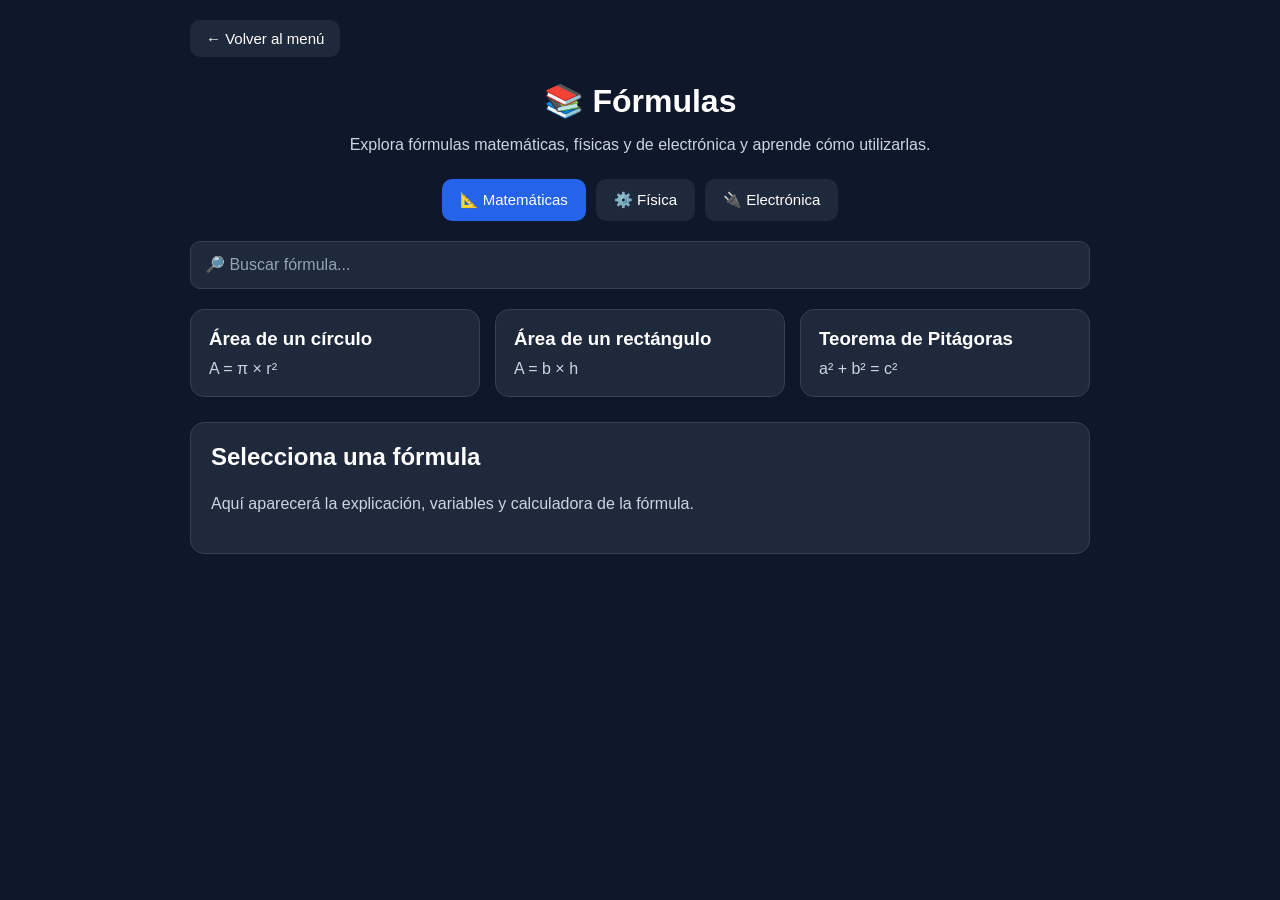
<file: Formulas/formulas.html>
<!DOCTYPE html>
<html lang="es">

<head>

    <meta charset="UTF-8">

    <meta
        name="viewport"
        content="width=device-width, initial-scale=1.0"
    >

    <title>Fórmulas - MathLab</title>

    <link
        rel="stylesheet"
        href="formulas.css"
    >

</head>

<body>

    <div class="formulas">

        <!-- VOLVER -->

        <button
            class="boton-volver"
            onclick="window.location.href='../index.html'"
        >

            ← Volver al menú

        </button>


        <!-- TÍTULO -->

        <h1>📚 Fórmulas</h1>

        <p class="descripcion">

            Explora fórmulas matemáticas, físicas y de electrónica
            y aprende cómo utilizarlas.

        </p>


        <!-- CATEGORÍAS -->

        <div class="categorias">

            <button
                class="categoria-btn activo"
                data-categoria="matematicas"
            >

                📐 Matemáticas

            </button>


            <button
                class="categoria-btn"
                data-categoria="fisica"
            >

                ⚙️ Física

            </button>


            <button
                class="categoria-btn"
                data-categoria="electronica"
            >

                🔌 Electrónica

            </button>

        </div>


        <!-- BUSCADOR -->

        <div class="buscador">

            <input
                type="text"
                id="buscarFormula"
                placeholder="🔎 Buscar fórmula..."
            >

        </div>


        <!-- LISTA DE FÓRMULAS -->

        <div
            id="listaFormulas"
            class="lista-formulas"
        >

            <!-- Las fórmulas aparecerán aquí -->

        </div>


        <!-- DETALLE DE LA FÓRMULA -->

        <div
            id="detalleFormula"
            class="detalle-formula"
        >

            <h2>
                Selecciona una fórmula
            </h2>

            <p>
                Aquí aparecerá la explicación,
                variables y calculadora de la fórmula.
            </p>

        </div>

    </div>


    <script src="formulas.js"></script>

</body>

</html>
</file>
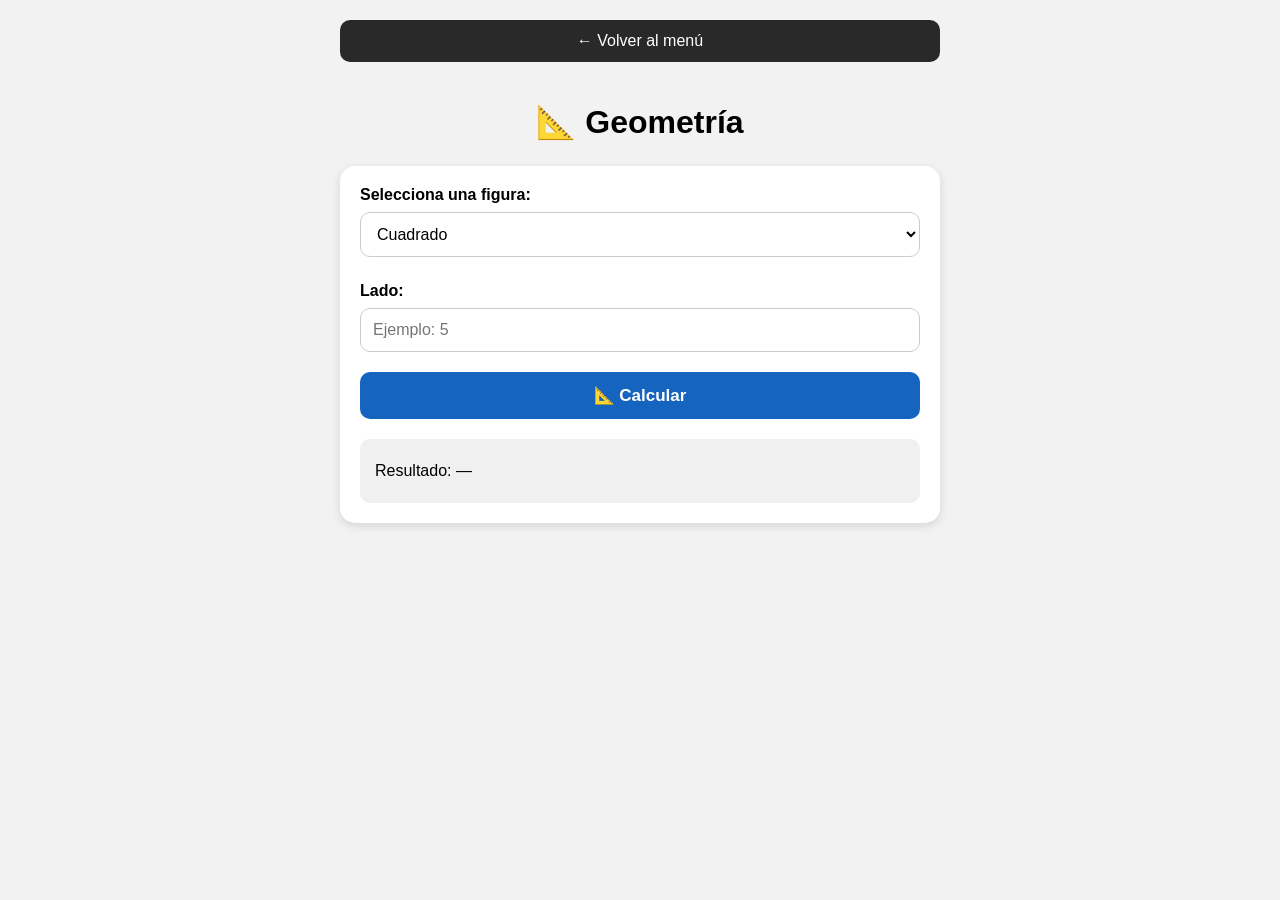
<file: Geometria/geometria.html>
<!DOCTYPE html>
<html lang="es">

<head>

    <meta charset="UTF-8">

    <meta
        name="viewport"
        content="width=device-width, initial-scale=1.0"
    >

    <title>Geometría - Math</title>

    <link
        rel="stylesheet"
        href="geometria.css"
    >

</head>

<body>

    <div class="geometria">

        <button
            class="boton-volver"
            onclick="window.location.href='../index.html'">

            ← Volver al menú

        </button>


        <h1>📐 Geometría</h1>


        <div class="geometria-panel">

            <label for="figura">
                Selecciona una figura:
            </label>

            <select id="figura">

                <option value="cuadrado">
                    Cuadrado
                </option>

                <option value="rectangulo">
                    Rectángulo
                </option>

                <option value="triangulo">
                    Triángulo
                </option>

                <option value="circulo">
                    Círculo
                </option>

            </select>


            <div id="campos"></div>


            <button
                class="boton-calcular"
                onclick="calcular()">

                📐 Calcular

            </button>


            <div
                id="resultado"
                class="resultado">

                <p>Resultado: —</p>

            </div>

        </div>

    </div>


    <script src="geometria.js"></script>

</body>

</html>
</file>
<file: Conversor/conversor.css>
* {
    box-sizing: border-box;
}

body {
    margin: 0;
    padding: 20px;
    background: white;
    font-family: Arial, sans-serif;
}

.conversor {
    width: 100%;
    max-width: 600px;
    margin: auto;
}

.boton-volver {
    width: 100%;
    padding: 12px;
    margin-bottom: 20px;
    border: none;
    border-radius: 10px;
    background: #292929;
    color: white;
    font-size: 16px;
}

h1 {
    text-align: center;
    margin-bottom: 25px;
}

.conversor-panel {
    background: white;
    padding: 20px;
    border-radius: 15px;
    box-shadow: 0 3px 10px rgba(0, 0, 0, 0.12);
}

.conversor-panel label {
    display: block;
    margin-top: 15px;
    margin-bottom: 6px;
    font-weight: bold;
}

.conversor-panel input,
.conversor-panel select {
    width: 100%;
    padding: 12px;
    border: 1px solid #ccc;
    border-radius: 10px;
    font-size: 16px;
    background: white;
}

.boton-convertir {
    width: 100%;
    margin-top: 20px;
    padding: 13px;
    border: none;
    border-radius: 10px;
    background: #1565c0;
    color: white;
    font-size: 17px;
    font-weight: bold;
}

.resultado {
    margin-top: 20px;
    padding: 15px;
    border-radius: 10px;
    background: #f0f0f0;
    text-align: center;
    font-size: 18px;
    font-weight: bold;
    word-break: break-word;
}
</file>
<file: Estadistica/estadistica.css>
* {
    box-sizing: border-box;
}

body {
    margin: 0;
    padding: 20px;
    background: #f2f2f2;
    font-family: Arial, sans-serif;
}

.estadistica {
    width: 100%;
    max-width: 600px;
    margin: auto;
}

.boton-volver {
    width: 100%;
    padding: 12px;
    margin-bottom: 20px;
    border: none;
    border-radius: 10px;
    background: #292929;
    color: white;
    font-size: 16px;
}

h1 {
    text-align: center;
    margin-bottom: 25px;
}

.estadistica-panel {
    background: white;
    padding: 20px;
    border-radius: 15px;
    box-shadow: 0 3px 10px rgba(0, 0, 0, 0.12);
}

.estadistica-panel label {
    display: block;
    margin-bottom: 8px;
    font-weight: bold;
}

.estadistica-panel textarea {
    width: 100%;
    min-height: 120px;
    padding: 12px;
    border: 1px solid #ccc;
    border-radius: 10px;
    font-size: 16px;
    resize: vertical;
    font-family: Arial, sans-serif;
}

.boton-calcular {
    width: 100%;
    margin-top: 15px;
    padding: 13px;
    border: none;
    border-radius: 10px;
    background: #1565c0;
    color: white;
    font-size: 17px;
    font-weight: bold;
}

.resultado {
    margin-top: 20px;
    padding: 15px;
    border-radius: 10px;
    background: #f0f0f0;
}

.resultado p {
    margin: 8px 0;
    font-size: 16px;
}

.tabla-frecuencias {
    margin-top: 25px;
    overflow-x: auto;
}

.tabla-frecuencias h3 {
    margin-bottom: 12px;
}

.tabla-frecuencias table {
    width: 100%;
    border-collapse: collapse;
    background: white;
}

.tabla-frecuencias th,
.tabla-frecuencias td {
    padding: 10px;
    border: 1px solid #ccc;
    text-align: center;
}

.tabla-frecuencias th {
    background: #f0f0f0;
}

.grafica-estadistica {
    margin-top: 25px;
    padding: 15px;
    background: white;
    border-radius: 10px;
}

.grafica-estadistica h3 {
    margin-top: 0;
    margin-bottom: 15px;
}

#graficaEstadistica {
    display: block;
    width: 100%;
    height: 300px;
    border: 1px solid #ddd;
    border-radius: 8px;
    background: white;
}
</file>
<file: Formulas/formulas.css>
* {
    box-sizing: border-box;
}

body {
    margin: 0;
    padding: 20px;
    font-family: Arial, sans-serif;
    background: #0f172a;
    color: white;
}

.formulas {
    max-width: 900px;
    margin: auto;
}


/* =========================
   BOTÓN VOLVER
========================= */

.boton-volver {
    padding: 10px 16px;
    border: none;
    border-radius: 10px;
    background: #1e293b;
    color: white;
    font-size: 15px;
    cursor: pointer;
}

.boton-volver:hover {
    background: #334155;
}


/* =========================
   TÍTULO
========================= */

h1 {
    text-align: center;
    margin-top: 25px;
    margin-bottom: 10px;
}

.descripcion {
    text-align: center;
    color: #cbd5e1;
    margin-bottom: 25px;
}


/* =========================
   CATEGORÍAS
========================= */

.categorias {
    display: flex;
    flex-wrap: wrap;
    gap: 10px;
    justify-content: center;
    margin-bottom: 20px;
}

.categoria-btn {
    padding: 12px 18px;
    border: none;
    border-radius: 10px;
    background: #1e293b;
    color: white;
    font-size: 15px;
    cursor: pointer;
}

.categoria-btn:hover {
    background: #334155;
}

.categoria-btn.activo {
    background: #2563eb;
}


/* =========================
   BUSCADOR
========================= */

.buscador {
    margin-bottom: 20px;
}

.buscador input {
    width: 100%;
    padding: 14px;
    border: 1px solid #334155;
    border-radius: 10px;
    background: #1e293b;
    color: white;
    font-size: 16px;
    outline: none;
}

.buscador input::placeholder {
    color: #94a3b8;
}


/* =========================
   LISTA DE FÓRMULAS
========================= */

.lista-formulas {
    display: grid;
    grid-template-columns: repeat(
        auto-fit,
        minmax(220px, 1fr)
    );

    gap: 15px;
    margin-bottom: 25px;
}

.formula-card {
    padding: 18px;
    border-radius: 14px;
    background: #1e293b;
    border: 1px solid #334155;
    cursor: pointer;
    transition: transform 0.15s;
}

.formula-card:hover {
    transform: translateY(-2px);
    background: #273449;
}

.formula-card h3 {
    margin-top: 0;
    margin-bottom: 10px;
}

.formula-card p {
    margin: 0;
    color: #cbd5e1;
}


/* =========================
   DETALLE
========================= */

.detalle-formula {
    padding: 20px;
    border-radius: 14px;
    background: #1e293b;
    border: 1px solid #334155;
    margin-bottom: 30px;
}

.detalle-formula h2 {
    margin-top: 0;
}

.detalle-formula p {
    color: #cbd5e1;
    line-height: 1.6;
}


/* =========================
   MÓVIL
========================= */

@media (max-width: 600px) {

    body {
        padding: 12px;
    }

    .categorias {
        flex-direction: column;
    }

    .categoria-btn {
        width: 100%;
    }

    .lista-formulas {
        grid-template-columns: 1fr;
    }

}
</file>
<file: Geometria/geometria.css>
* {
    box-sizing: border-box;
}

body {
    margin: 0;
    padding: 20px;
    background: #f2f2f2;
    font-family: Arial, sans-serif;
}

.geometria {
    width: 100%;
    max-width: 600px;
    margin: auto;
}

.boton-volver {
    width: 100%;
    padding: 12px;
    margin-bottom: 20px;
    border: none;
    border-radius: 10px;
    background: #292929;
    color: white;
    font-size: 16px;
}

h1 {
    text-align: center;
    margin-bottom: 25px;
}

.geometria-panel {
    background: white;
    padding: 20px;
    border-radius: 15px;
    box-shadow: 0 3px 10px rgba(0, 0, 0, 0.12);
}

.geometria-panel label {
    display: block;
    margin-bottom: 8px;
    font-weight: bold;
}

.geometria-panel select,
.geometria-panel input {
    width: 100%;
    padding: 12px;
    margin-bottom: 15px;
    border: 1px solid #ccc;
    border-radius: 10px;
    font-size: 16px;
    background: white;
}

.boton-calcular {
    width: 100%;
    margin-top: 5px;
    padding: 13px;
    border: none;
    border-radius: 10px;
    background: #1565c0;
    color: white;
    font-size: 17px;
    font-weight: bold;
}

.resultado {
    margin-top: 20px;
    padding: 15px;
    border-radius: 10px;
    background: #f0f0f0;
}

.resultado p {
    margin: 8px 0;
    font-size: 16px;
}

#campos {
    margin-top: 10px;
}
</file>
